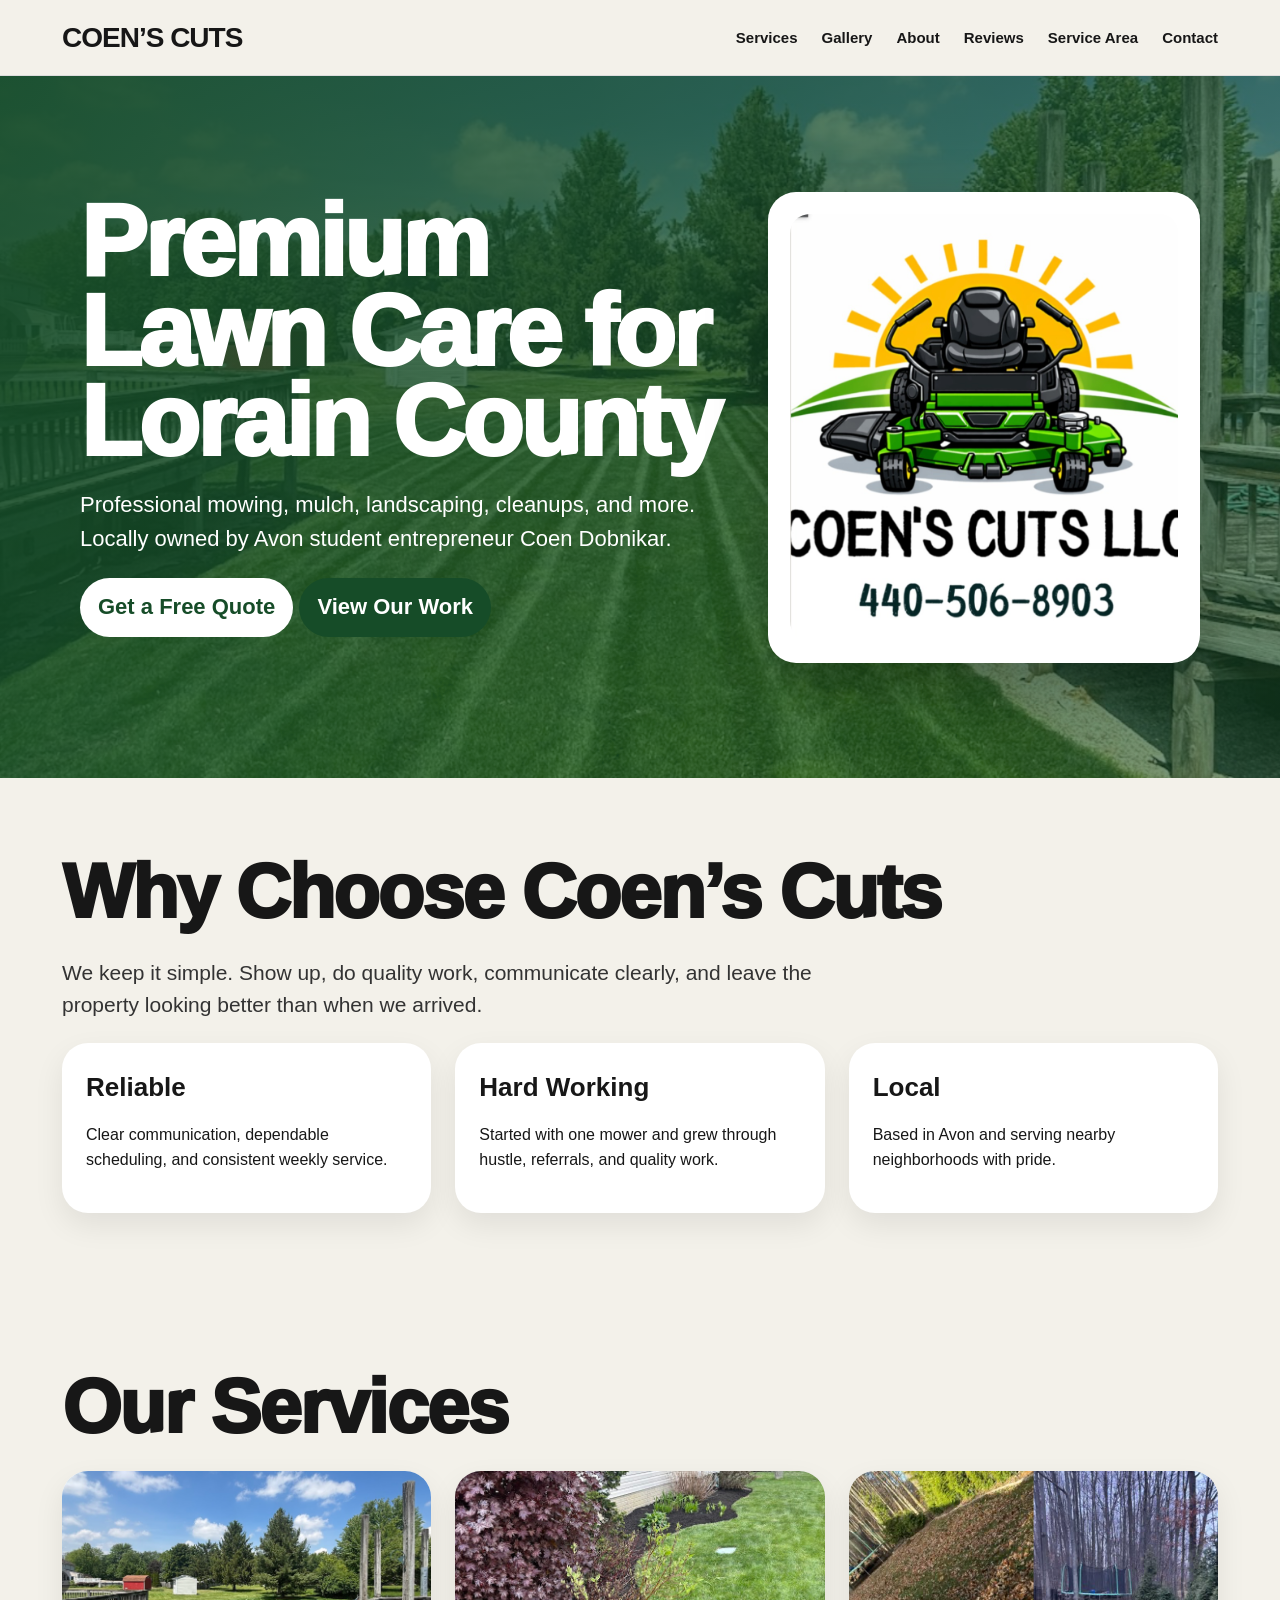
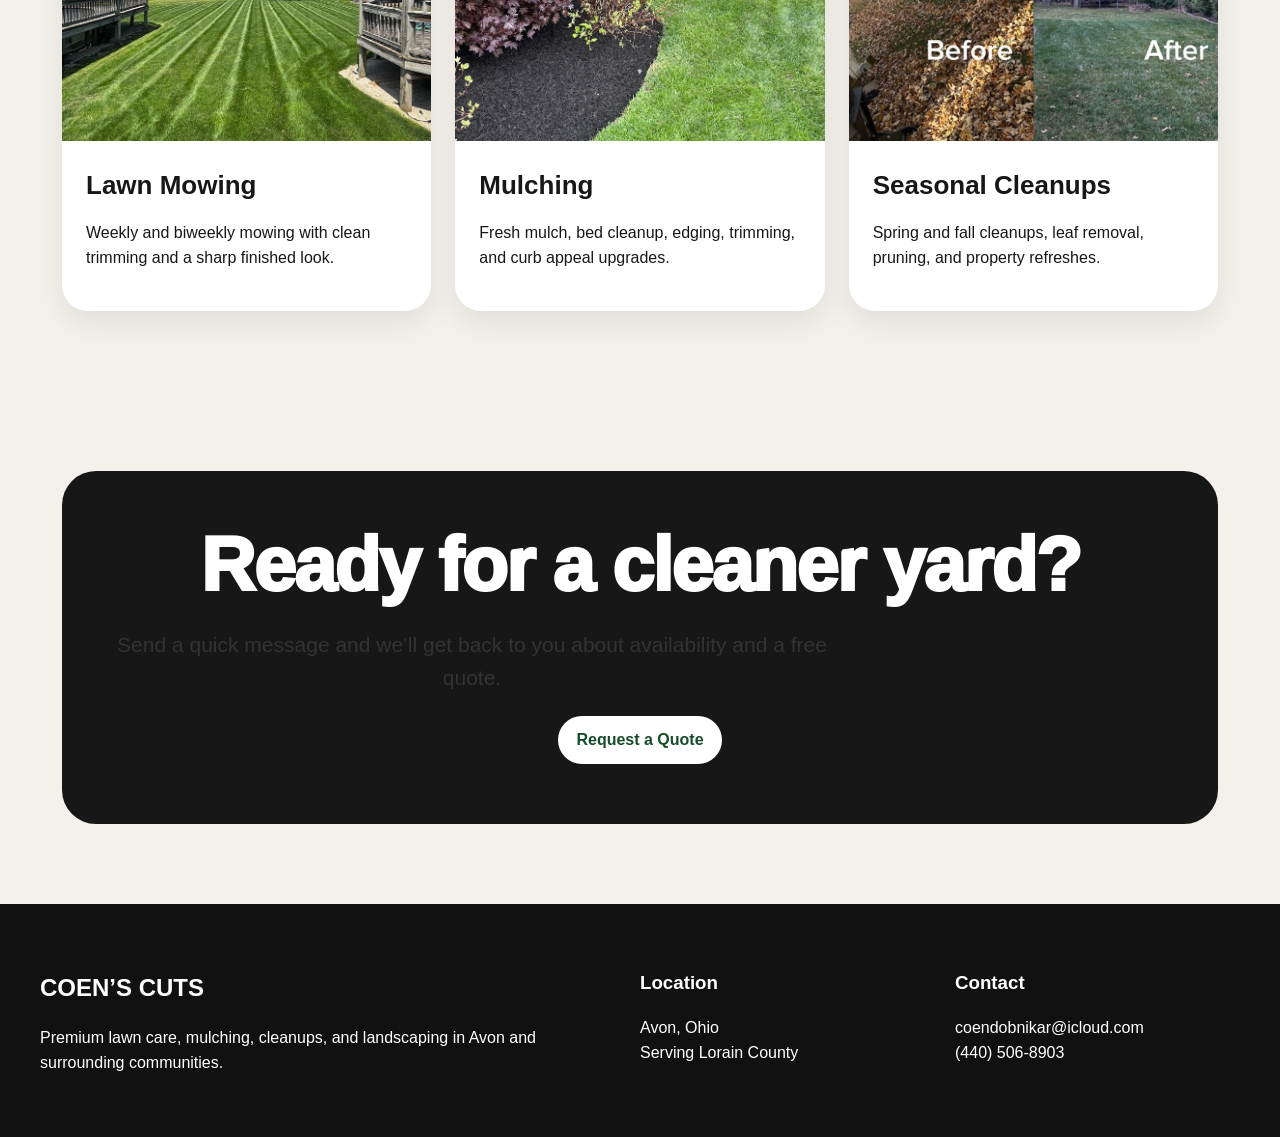
<file: index.html>
<!doctype html><html lang="en"><head><meta charset="utf-8"><meta name="viewport" content="width=device-width,initial-scale=1"><title>Coen’s Cuts | Home</title><link rel="stylesheet" href="styles.css"></head><body data-page="home"><header class="header"><nav class="nav"><a class="brand" href="index.html">COEN’S CUTS</a><div class="links"><a href="services.html">Services</a><a href="gallery.html">Gallery</a><a href="about.html">About</a><a href="reviews.html">Reviews</a><a href="service-area.html">Service Area</a><a href="contact.html">Contact</a></div></nav></header><main><section class="hero"><div class="hero-inner"><div><h1 data-edit>Premium Lawn Care for Lorain County</h1><p data-edit>Professional mowing, mulch, landscaping, cleanups, and more. Locally owned by Avon student entrepreneur Coen Dobnikar.</p><p><a class="btn light" href="contact.html">Get a Free Quote</a> <a class="btn" href="gallery.html">View Our Work</a></p><div class="note">Editing is on. Click any outlined text, make changes, then click Save Changes.</div></div><div class="hero-card"><img src="assets/coens-logo.jpg" alt="Coen's Cuts logo"></div></div></section><section class="section"><h2 class="section-title" data-edit>Why Choose Coen’s Cuts</h2><p class="lead" data-edit>We keep it simple. Show up, do quality work, communicate clearly, and leave the property looking better than when we arrived.</p><div class="grid-3"><div class="card"><div class="card-content"><h3 data-edit>Reliable</h3><p data-edit>Clear communication, dependable scheduling, and consistent weekly service.</p></div></div><div class="card"><div class="card-content"><h3 data-edit>Hard Working</h3><p data-edit>Started with one mower and grew through hustle, referrals, and quality work.</p></div></div><div class="card"><div class="card-content"><h3 data-edit>Local</h3><p data-edit>Based in Avon and serving nearby neighborhoods with pride.</p></div></div></div></section><section class="section"><h2 class="section-title" data-edit>Our Services</h2><div class="grid-3"><div class="card"><img src="assets/mowing.jpg"><div class="card-content"><h3 data-edit>Lawn Mowing</h3><p data-edit>Weekly and biweekly mowing with clean trimming and a sharp finished look.</p></div></div><div class="card"><img src="assets/mulching.jpg"><div class="card-content"><h3 data-edit>Mulching</h3><p data-edit>Fresh mulch, bed cleanup, edging, trimming, and curb appeal upgrades.</p></div></div><div class="card"><img src="assets/cleanup.jpg"><div class="card-content"><h3 data-edit>Seasonal Cleanups</h3><p data-edit>Spring and fall cleanups, leaf removal, pruning, and property refreshes.</p></div></div></div></section><section class="section"><div class="cta"><h2 class="section-title" data-edit>Ready for a cleaner yard?</h2><p class="lead" data-edit>Send a quick message and we’ll get back to you about availability and a free quote.</p><a class="btn light" href="contact.html">Request a Quote</a></div></section></main><footer class="footer"><div class="footer-inner"><div><h2 data-edit>COEN’S CUTS</h2><p data-edit>Premium lawn care, mulching, cleanups, and landscaping in Avon and surrounding communities.</p></div><div><h3>Location</h3><p data-edit>Avon, Ohio<br>Serving Lorain County</p></div><div><h3>Contact</h3><p data-edit>coendobnikar@icloud.com<br>(440) 506-8903</p></div></div></footer><script src="script.js"></script></body></html>
</file>
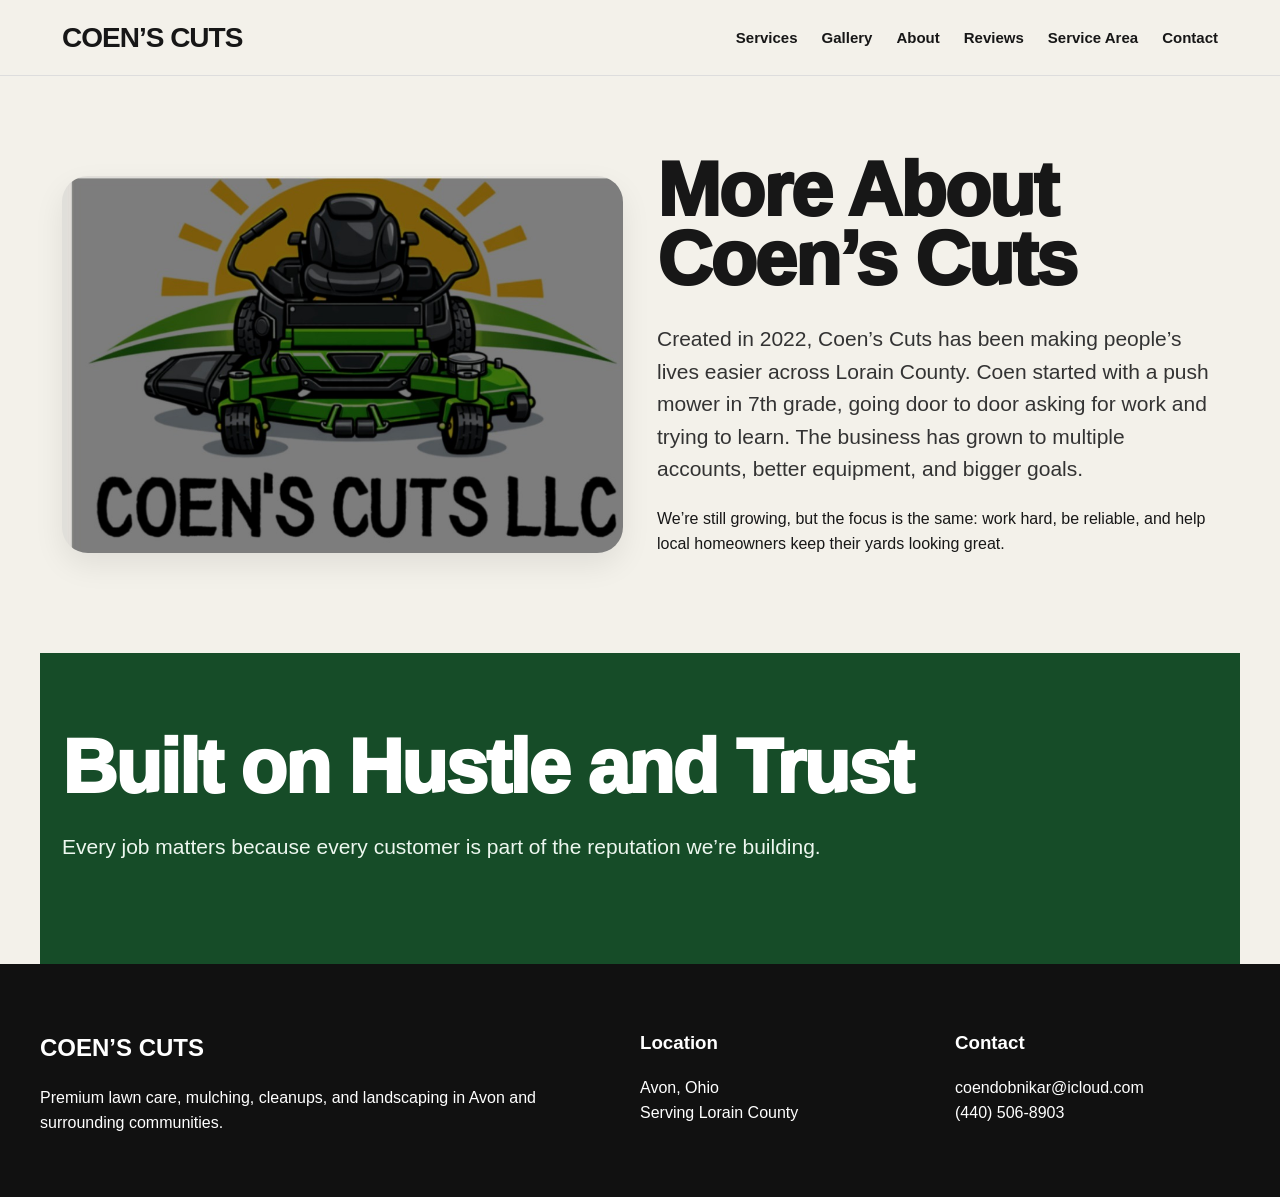
<file: about.html>
<!doctype html><html lang="en"><head><meta charset="utf-8"><meta name="viewport" content="width=device-width,initial-scale=1"><title>Coen’s Cuts | About</title><link rel="stylesheet" href="styles.css"></head><body data-page="about"><header class="header"><nav class="nav"><a class="brand" href="index.html">COEN’S CUTS</a><div class="links"><a href="services.html">Services</a><a href="gallery.html">Gallery</a><a href="about.html">About</a><a href="reviews.html">Reviews</a><a href="service-area.html">Service Area</a><a href="contact.html">Contact</a></div></nav></header><main><section class="section"><div class="grid-2"><div><img class="card" src="assets/hero-logo.jpg" alt="Coen's Cuts"></div><div><h1 class="section-title" data-edit>More About Coen’s Cuts</h1><p class="lead" data-edit>Created in 2022, Coen’s Cuts has been making people’s lives easier across Lorain County. Coen started with a push mower in 7th grade, going door to door asking for work and trying to learn. The business has grown to multiple accounts, better equipment, and bigger goals.</p><p data-edit>We’re still growing, but the focus is the same: work hard, be reliable, and help local homeowners keep their yards looking great.</p></div></div><div class="note">Editing is on. Click any outlined text, make changes, then click Save Changes.</div></section><section class="section band"><h2 class="section-title" data-edit>Built on Hustle and Trust</h2><p class="lead" data-edit>Every job matters because every customer is part of the reputation we’re building.</p></section></main><footer class="footer"><div class="footer-inner"><div><h2 data-edit>COEN’S CUTS</h2><p data-edit>Premium lawn care, mulching, cleanups, and landscaping in Avon and surrounding communities.</p></div><div><h3>Location</h3><p data-edit>Avon, Ohio<br>Serving Lorain County</p></div><div><h3>Contact</h3><p data-edit>coendobnikar@icloud.com<br>(440) 506-8903</p></div></div></footer><script src="script.js"></script></body></html>
</file>
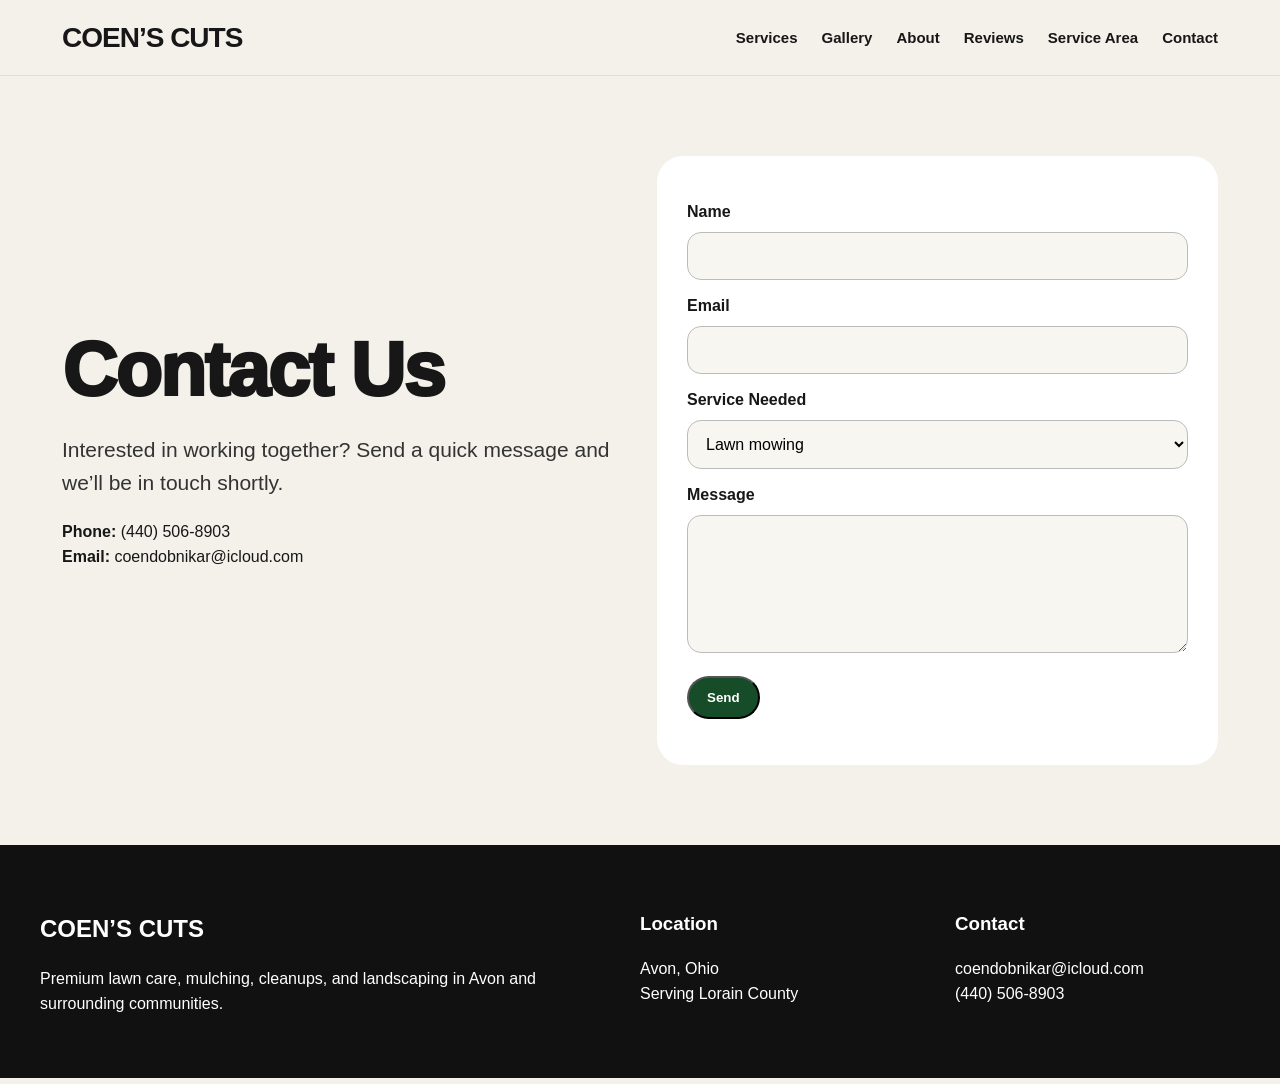
<file: contact.html>
<!doctype html><html lang="en"><head><meta charset="utf-8"><meta name="viewport" content="width=device-width,initial-scale=1"><title>Coen’s Cuts | Contact</title><link rel="stylesheet" href="styles.css"></head><body data-page="contact"><header class="header"><nav class="nav"><a class="brand" href="index.html">COEN’S CUTS</a><div class="links"><a href="services.html">Services</a><a href="gallery.html">Gallery</a><a href="about.html">About</a><a href="reviews.html">Reviews</a><a href="service-area.html">Service Area</a><a href="contact.html">Contact</a></div></nav></header><main><section class="section"><div class="grid-2"><div><h1 class="section-title" data-edit>Contact Us</h1><p class="lead" data-edit>Interested in working together? Send a quick message and we’ll be in touch shortly.</p><p data-edit><strong>Phone:</strong> (440) 506-8903<br><strong>Email:</strong> coendobnikar@icloud.com</p><div class="note">Editing is on. Click any outlined text, make changes, then click Save Changes.</div></div><form class="form" id="smsContactForm"><label>Name</label><input name="name" required><label>Email</label><input name="email" type="email" required><label>Service Needed</label><select name="service"><option>Lawn mowing</option><option>Mulch</option><option>Cleanup</option><option>Landscaping</option><option>Other</option></select><label>Message</label><textarea name="message" rows="6" required></textarea><p><button class="btn" type="submit">Send</button></p></form></div></section></main><footer class="footer"><div class="footer-inner"><div><h2 data-edit>COEN’S CUTS</h2><p data-edit>Premium lawn care, mulching, cleanups, and landscaping in Avon and surrounding communities.</p></div><div><h3>Location</h3><p data-edit>Avon, Ohio<br>Serving Lorain County</p></div><div><h3>Contact</h3><p data-edit>coendobnikar@icloud.com<br>(440) 506-8903</p></div></div></footer><script src="script.js"></script></body></html>
</file>
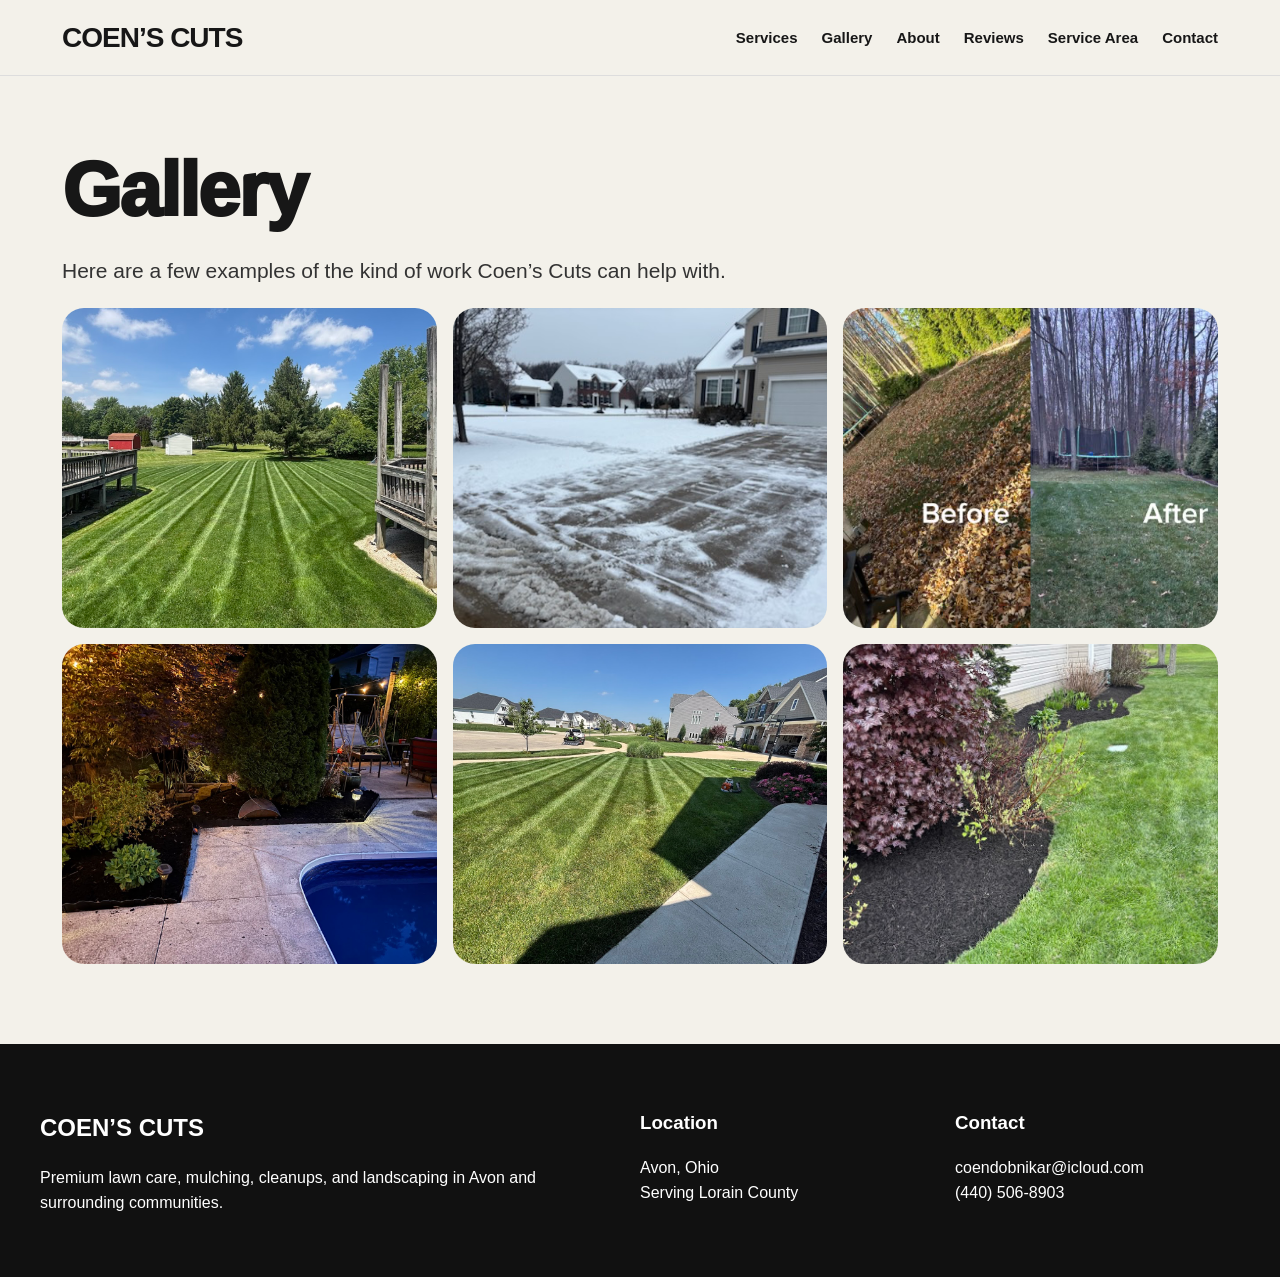
<file: gallery.html>
<!doctype html><html lang="en"><head><meta charset="utf-8"><meta name="viewport" content="width=device-width,initial-scale=1"><title>Coen’s Cuts | Gallery</title><link rel="stylesheet" href="styles.css"></head><body data-page="gallery"><header class="header"><nav class="nav"><a class="brand" href="index.html">COEN’S CUTS</a><div class="links"><a href="services.html">Services</a><a href="gallery.html">Gallery</a><a href="about.html">About</a><a href="reviews.html">Reviews</a><a href="service-area.html">Service Area</a><a href="contact.html">Contact</a></div></nav></header><main><section class="section"><h1 class="section-title" data-edit>Gallery</h1><p class="lead" data-edit>Here are a few examples of the kind of work Coen’s Cuts can help with.</p><div class="note">Editing is on. Click any outlined text, make changes, then click Save Changes.</div><div class="gallery"><img src="assets/gallery-1.png"><img src="assets/gallery-2.png"><img src="assets/gallery-3.png"><img src="assets/gallery-4.png"><img src="assets/gallery-5.png"><img src="assets/gallery-6.png"></div></section></main><footer class="footer"><div class="footer-inner"><div><h2 data-edit>COEN’S CUTS</h2><p data-edit>Premium lawn care, mulching, cleanups, and landscaping in Avon and surrounding communities.</p></div><div><h3>Location</h3><p data-edit>Avon, Ohio<br>Serving Lorain County</p></div><div><h3>Contact</h3><p data-edit>coendobnikar@icloud.com<br>(440) 506-8903</p></div></div></footer><script src="script.js"></script></body></html>
</file>
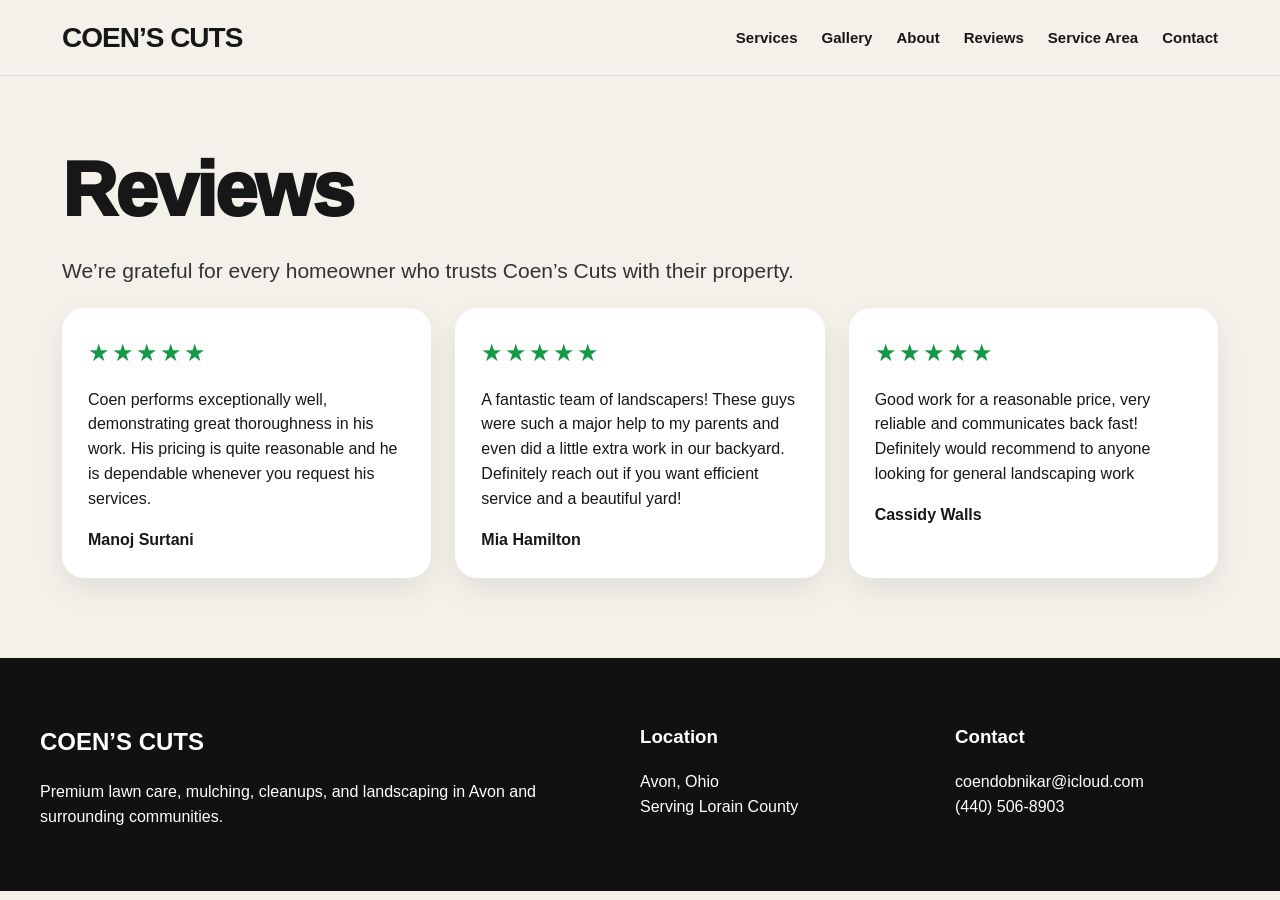
<file: reviews.html>
<!doctype html><html lang="en"><head><meta charset="utf-8"><meta name="viewport" content="width=device-width,initial-scale=1"><title>Coen’s Cuts | Reviews</title><link rel="stylesheet" href="styles.css"></head><body data-page="reviews"><header class="header"><nav class="nav"><a class="brand" href="index.html">COEN’S CUTS</a><div class="links"><a href="services.html">Services</a><a href="gallery.html">Gallery</a><a href="about.html">About</a><a href="reviews.html">Reviews</a><a href="service-area.html">Service Area</a><a href="contact.html">Contact</a></div></nav></header><main><section class="section"><h1 class="section-title" data-edit>Reviews</h1><p class="lead" data-edit>We’re grateful for every homeowner who trusts Coen’s Cuts with their property.</p><div class="note">Editing is on. Click any outlined text, make changes, then click Save Changes.</div><div class="grid-3"><div class="review"><div class="stars">★★★★★</div><p data-edit>Coen performs exceptionally well, demonstrating great thoroughness in his work. His pricing is quite reasonable and he is dependable whenever you request his services.</p><strong data-edit>Manoj Surtani</strong></div><div class="review"><div class="stars">★★★★★</div><p data-edit>A fantastic team of landscapers! These guys were such a major help to my parents and even did a little extra work in our backyard. Definitely reach out if you want efficient service and a beautiful yard!</p><strong data-edit>Mia Hamilton</strong></div><div class="review"><div class="stars">★★★★★</div><p data-edit>Good work for a reasonable price, very reliable and communicates back fast! Definitely would recommend to anyone looking for general landscaping work</p><strong data-edit>Cassidy Walls</strong></div></div></section></main><footer class="footer"><div class="footer-inner"><div><h2 data-edit>COEN’S CUTS</h2><p data-edit>Premium lawn care, mulching, cleanups, and landscaping in Avon and surrounding communities.</p></div><div><h3>Location</h3><p data-edit>Avon, Ohio<br>Serving Lorain County</p></div><div><h3>Contact</h3><p data-edit>coendobnikar@icloud.com<br>(440) 506-8903</p></div></div></footer><script src="script.js"></script></body></html>
</file>
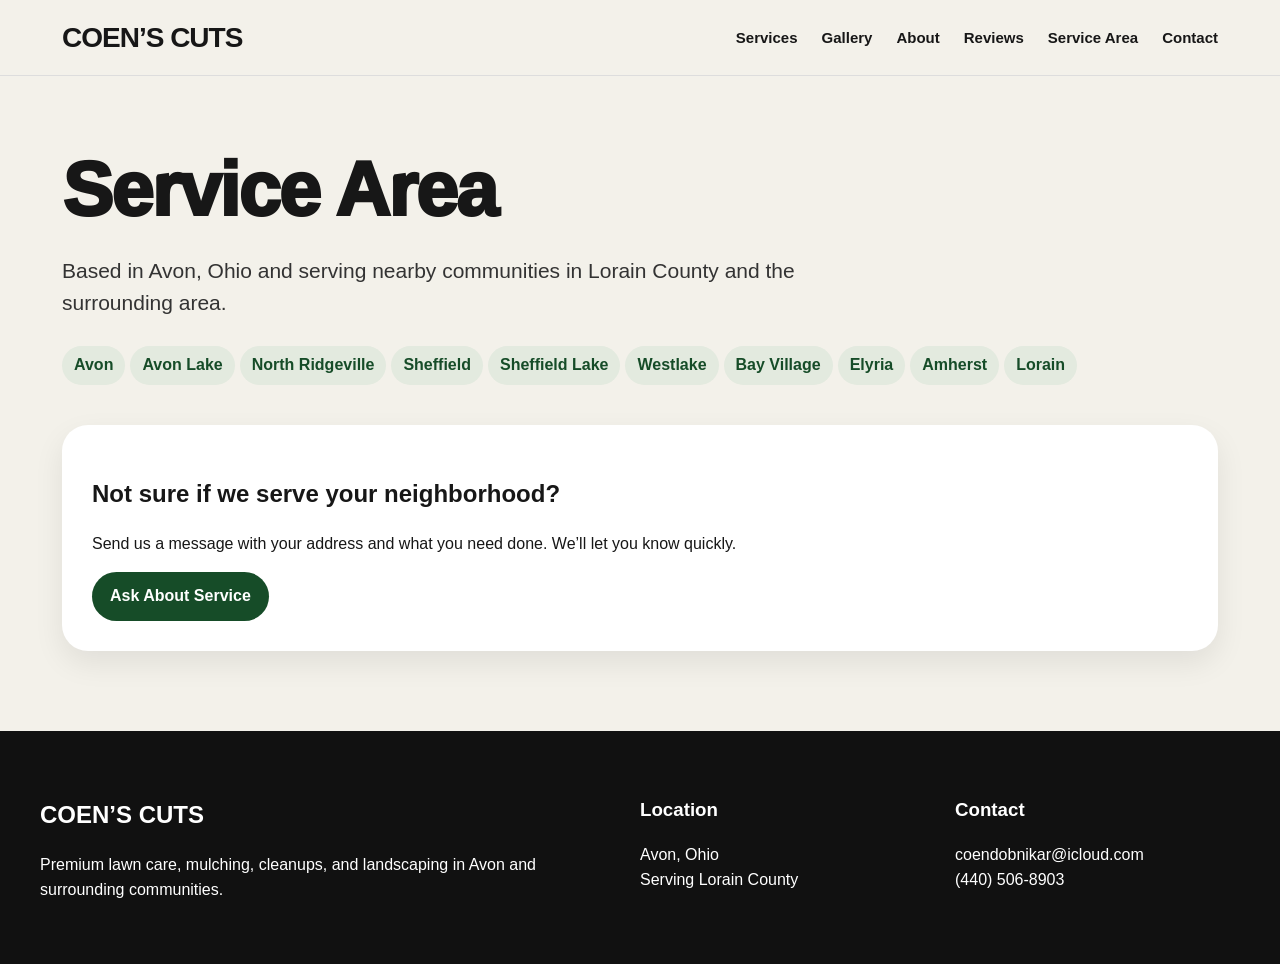
<file: service-area.html>
<!doctype html><html lang="en"><head><meta charset="utf-8"><meta name="viewport" content="width=device-width,initial-scale=1"><title>Coen’s Cuts | Service Area</title><link rel="stylesheet" href="styles.css"></head><body data-page="area"><header class="header"><nav class="nav"><a class="brand" href="index.html">COEN’S CUTS</a><div class="links"><a href="services.html">Services</a><a href="gallery.html">Gallery</a><a href="about.html">About</a><a href="reviews.html">Reviews</a><a href="service-area.html">Service Area</a><a href="contact.html">Contact</a></div></nav></header><main><section class="section"><h1 class="section-title" data-edit>Service Area</h1><p class="lead" data-edit>Based in Avon, Ohio and serving nearby communities in Lorain County and the surrounding area.</p><div class="note">Editing is on. Click any outlined text, make changes, then click Save Changes.</div><div><span class="pill" data-edit>Avon</span><span class="pill" data-edit>Avon Lake</span><span class="pill" data-edit>North Ridgeville</span><span class="pill" data-edit>Sheffield</span><span class="pill" data-edit>Sheffield Lake</span><span class="pill" data-edit>Westlake</span><span class="pill" data-edit>Bay Village</span><span class="pill" data-edit>Elyria</span><span class="pill" data-edit>Amherst</span><span class="pill" data-edit>Lorain</span></div><div class="card" style="margin-top:35px;padding:30px"><h2 data-edit>Not sure if we serve your neighborhood?</h2><p data-edit>Send us a message with your address and what you need done. We’ll let you know quickly.</p><a class="btn" href="contact.html">Ask About Service</a></div></section></main><footer class="footer"><div class="footer-inner"><div><h2 data-edit>COEN’S CUTS</h2><p data-edit>Premium lawn care, mulching, cleanups, and landscaping in Avon and surrounding communities.</p></div><div><h3>Location</h3><p data-edit>Avon, Ohio<br>Serving Lorain County</p></div><div><h3>Contact</h3><p data-edit>coendobnikar@icloud.com<br>(440) 506-8903</p></div></div></footer><script src="script.js"></script></body></html>
</file>
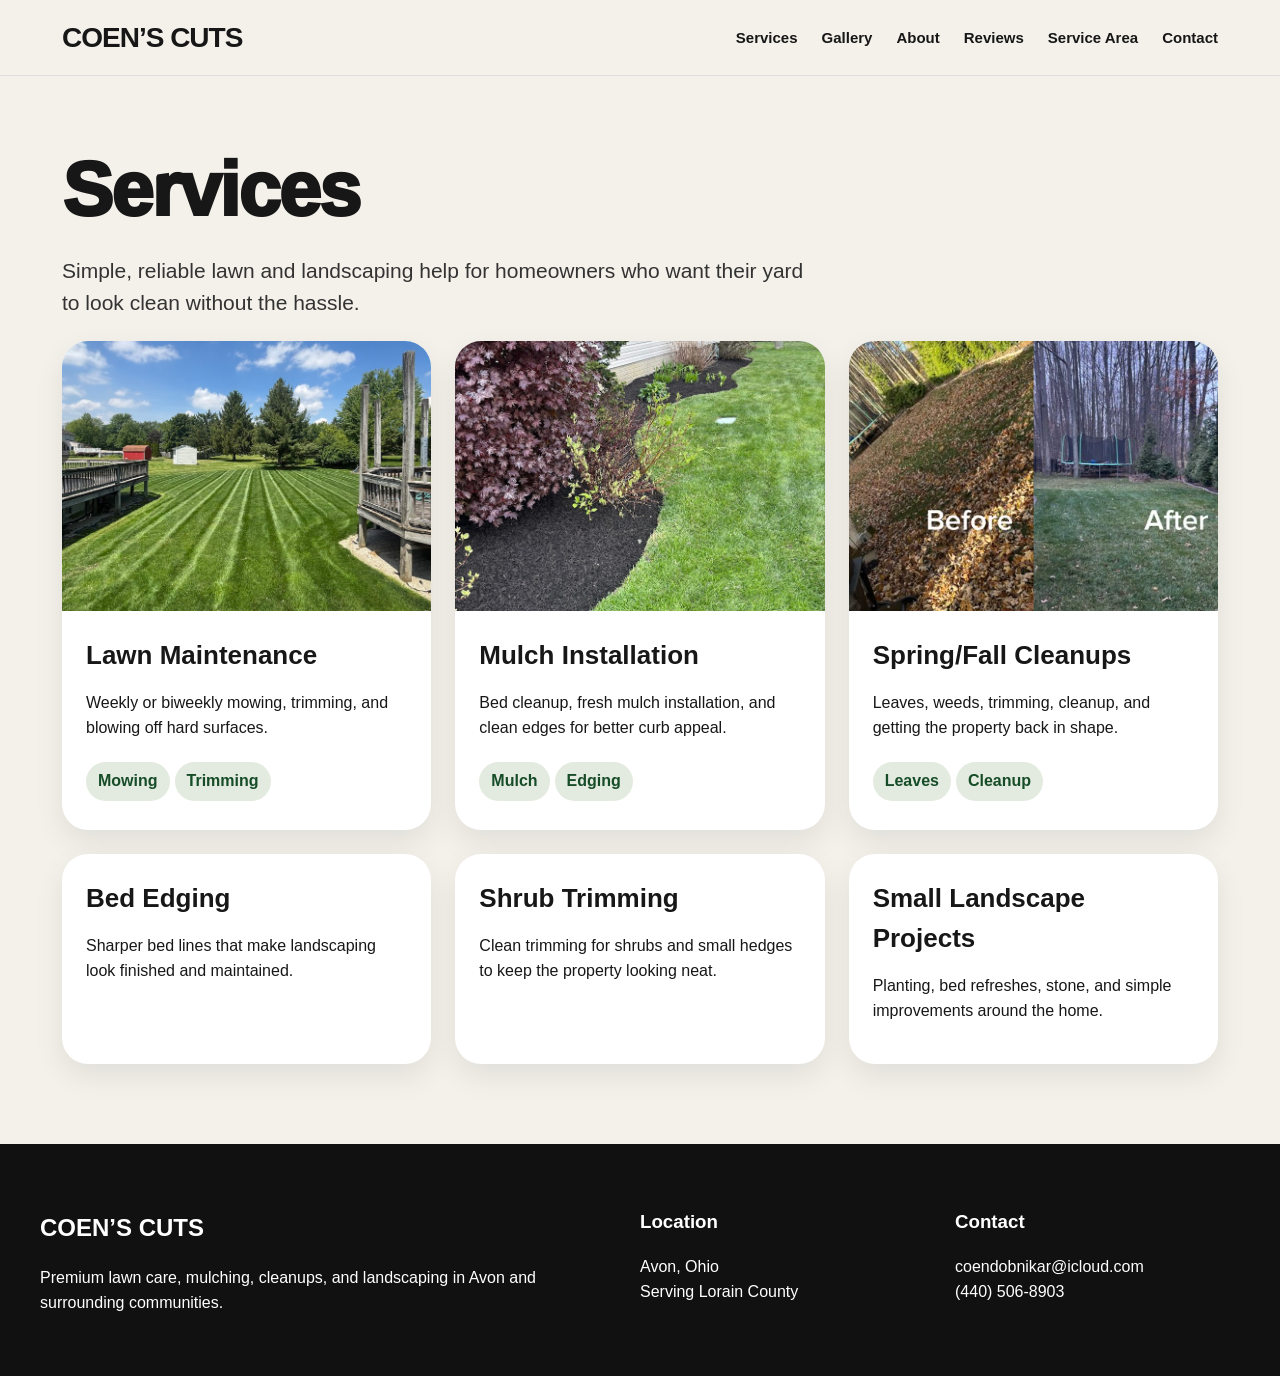
<file: services.html>
<!doctype html><html lang="en"><head><meta charset="utf-8"><meta name="viewport" content="width=device-width,initial-scale=1"><title>Coen’s Cuts | Services</title><link rel="stylesheet" href="styles.css"></head><body data-page="services"><header class="header"><nav class="nav"><a class="brand" href="index.html">COEN’S CUTS</a><div class="links"><a href="services.html">Services</a><a href="gallery.html">Gallery</a><a href="about.html">About</a><a href="reviews.html">Reviews</a><a href="service-area.html">Service Area</a><a href="contact.html">Contact</a></div></nav></header><main><section class="section"><h1 class="section-title" data-edit>Services</h1><p class="lead" data-edit>Simple, reliable lawn and landscaping help for homeowners who want their yard to look clean without the hassle.</p><div class="note">Editing is on. Click any outlined text, make changes, then click Save Changes.</div><div class="grid-3"><div class="card"><img src="assets/mowing.jpg"><div class="card-content"><h3 data-edit>Lawn Maintenance</h3><p data-edit>Weekly or biweekly mowing, trimming, and blowing off hard surfaces.</p><span class="pill">Mowing</span><span class="pill">Trimming</span></div></div><div class="card"><img src="assets/mulching.jpg"><div class="card-content"><h3 data-edit>Mulch Installation</h3><p data-edit>Bed cleanup, fresh mulch installation, and clean edges for better curb appeal.</p><span class="pill">Mulch</span><span class="pill">Edging</span></div></div><div class="card"><img src="assets/cleanup.jpg"><div class="card-content"><h3 data-edit>Spring/Fall Cleanups</h3><p data-edit>Leaves, weeds, trimming, cleanup, and getting the property back in shape.</p><span class="pill">Leaves</span><span class="pill">Cleanup</span></div></div><div class="card"><div class="card-content"><h3 data-edit>Bed Edging</h3><p data-edit>Sharper bed lines that make landscaping look finished and maintained.</p></div></div><div class="card"><div class="card-content"><h3 data-edit>Shrub Trimming</h3><p data-edit>Clean trimming for shrubs and small hedges to keep the property looking neat.</p></div></div><div class="card"><div class="card-content"><h3 data-edit>Small Landscape Projects</h3><p data-edit>Planting, bed refreshes, stone, and simple improvements around the home.</p></div></div></div></section></main><footer class="footer"><div class="footer-inner"><div><h2 data-edit>COEN’S CUTS</h2><p data-edit>Premium lawn care, mulching, cleanups, and landscaping in Avon and surrounding communities.</p></div><div><h3>Location</h3><p data-edit>Avon, Ohio<br>Serving Lorain County</p></div><div><h3>Contact</h3><p data-edit>coendobnikar@icloud.com<br>(440) 506-8903</p></div></div></footer><script src="script.js"></script></body></html>
</file>
<file: styles.css>
:root{
  --green:#164c28; --lime:#39a935; --dark:#171717; --cream:#f3f1ea; --white:#fff; --muted:#6b6b6b;
}
*{box-sizing:border-box} body{margin:0;font-family:Arial,Helvetica,sans-serif;color:var(--dark);background:var(--cream);line-height:1.55} img{max-width:100%;display:block} a{text-decoration:none;color:inherit}
.header{position:sticky;top:0;z-index:10;background:rgba(243,241,234,.94);backdrop-filter:blur(10px);border-bottom:1px solid #ddd}
.nav{max-width:1200px;margin:auto;display:flex;align-items:center;justify-content:space-between;padding:16px 22px}.brand{font-weight:900;font-size:28px;letter-spacing:-1px}.links{display:flex;gap:24px;align-items:center}.links a{font-weight:700;font-size:15px}.btn{background:var(--green);color:white;padding:12px 18px;border-radius:999px;font-weight:800;display:inline-block}.btn.light{background:white;color:var(--green)}.edit-btn{border:0;background:#111;color:#fff;padding:10px 14px;border-radius:8px;font-weight:800;cursor:pointer}.hero{min-height:78vh;display:grid;place-items:center;padding:70px 22px;background:linear-gradient(120deg,rgba(22,76,40,.95),rgba(22,76,40,.55)),url('assets/mowing.jpg') center/cover}.hero-inner{max-width:1120px;width:100%;display:grid;grid-template-columns:1.2fr .8fr;gap:40px;align-items:center;color:white}.hero h1{font-size:clamp(48px,8vw,100px);line-height:.9;margin:0 0 22px;font-weight:1000;letter-spacing:-3px}.hero p{font-size:22px;max-width:640px}.hero-card{background:white;color:var(--dark);padding:22px;border-radius:28px;box-shadow:0 20px 60px rgba(0,0,0,.25)}.hero-card img{border-radius:20px}.section{max-width:1200px;margin:auto;padding:80px 22px}.section-title{font-size:clamp(42px,6vw,76px);line-height:.9;margin:0 0 30px;font-weight:1000;letter-spacing:-2px}.lead{font-size:21px;color:#333;max-width:760px}.grid-3{display:grid;grid-template-columns:repeat(3,1fr);gap:24px}.grid-2{display:grid;grid-template-columns:repeat(2,1fr);gap:34px;align-items:center}.card{background:white;border-radius:26px;overflow:hidden;box-shadow:0 12px 30px rgba(0,0,0,.08)}.card-content{padding:24px}.card h3{font-size:26px;margin:0 0 8px}.card img{height:270px;width:100%;object-fit:cover}.pill{display:inline-block;background:#e3eadf;color:var(--green);padding:7px 12px;border-radius:999px;font-weight:800;margin:5px 5px 5px 0}.band{background:var(--green);color:white}.band .lead{color:#edf7ef}.cta{background:var(--dark);color:white;text-align:center;border-radius:34px;padding:60px 30px}.gallery{display:grid;grid-template-columns:repeat(3,1fr);gap:16px}.gallery img{height:320px;width:100%;object-fit:cover;border-radius:22px}.review{background:white;border-radius:22px;padding:26px;box-shadow:0 12px 30px rgba(0,0,0,.08)}.stars{color:#159947;font-size:24px;letter-spacing:2px}.form{background:white;padding:30px;border-radius:26px}.form label{font-weight:800;display:block;margin:14px 0 7px}.form input,.form textarea,.form select{width:100%;padding:14px;border:1px solid #bbb;border-radius:14px;font-size:16px;background:#f7f6f1}.footer{background:#111;color:white;padding:45px 22px}.footer-inner{max-width:1200px;margin:auto;display:grid;grid-template-columns:2fr 1fr 1fr;gap:30px}.editable-on [data-edit]{outline:2px dashed var(--lime);outline-offset:4px;border-radius:6px}.note{background:#fff6d7;border:1px solid #e6d28c;padding:12px 16px;border-radius:12px;margin:16px 0;display:none}.editable-on .note{display:block}
@media(max-width:850px){.links{display:none}.hero-inner,.grid-2,.grid-3,.footer-inner{grid-template-columns:1fr}.gallery{grid-template-columns:1fr}.hero{min-height:auto}.card img,.gallery img{height:240px}}
</file>
